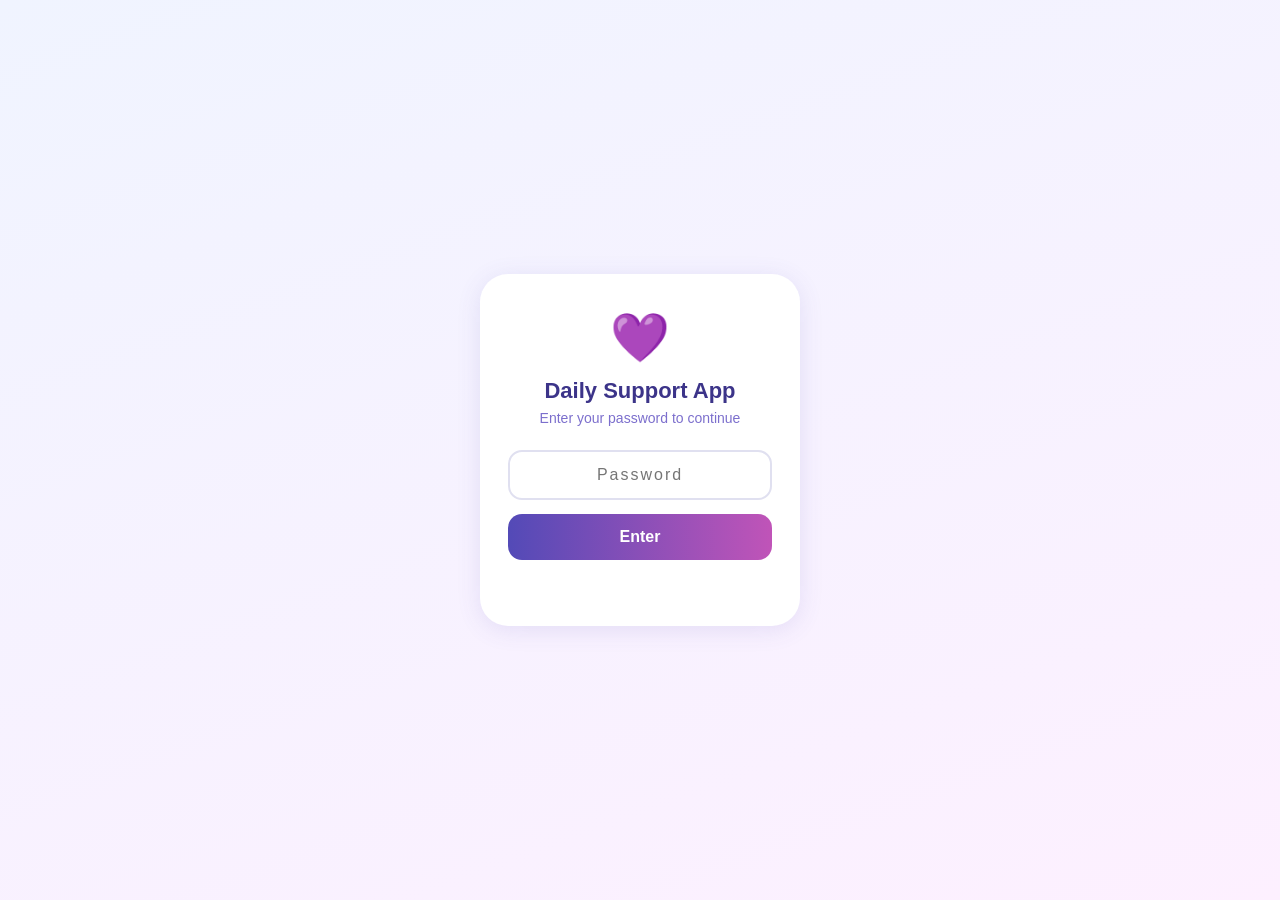
<file: index.html>
<!DOCTYPE html>
<html lang="en">
<head>
  <meta charset="UTF-8">
  <meta name="viewport" content="width=device-width, initial-scale=1.0">
  <title>Daily Support App</title>
  <link rel="stylesheet" href="styles.css">
</head>
<body>

  <!-- Lock Screen -->
  <div class="lock-screen" id="lockScreen">
    <div class="lock-card">
      <div class="lock-icon">💜</div>
      <div class="lock-title">Daily Support App</div>
      <div class="lock-subtitle">Enter your password to continue</div>
      <input class="lock-input" type="password" id="pinInput" placeholder="Password"
        onkeydown="if(event.key==='Enter') checkPin()">
      <button class="lock-btn" onclick="checkPin()">Enter</button>
      <div class="lock-error" id="pinError"></div>
    </div>
  </div>

  <!-- SOS Overlay -->
  <div class="sos-overlay" id="sosOverlay">
    <div class="sos-card">
      <div id="sosConfirmScreen">
        <div style="font-size:48px;margin-bottom:12px">🆘</div>
        <div style="font-size:20px;font-weight:900;color:#cc0000;margin-bottom:8px">Send SOS Alert?</div>
        <div style="font-size:14px;color:#555;margin-bottom:20px;line-height:1.6">This will notify your family that you need urgent help right now.</div>
        <button class="sos-confirm-btn" onclick="confirmSOS()">Yes, send alert now</button>
        <button class="sos-cancel-btn" onclick="closeSOS()">Cancel — I'm okay</button>
      </div>
      <div id="sosSentScreen" style="display:none">
        <div style="font-size:48px;margin-bottom:12px">💜</div>
        <div style="font-size:20px;font-weight:900;color:#3C3489;margin-bottom:8px">Message Sent</div>
        <div style="font-size:14px;color:#555;margin-bottom:20px;line-height:1.6">Your message has been sent to Dad. He will contact you as soon as possible.</div>
        <div style="text-align:left;background:#f8f0ff;border-radius:14px;padding:14px;margin-bottom:16px">
          <div style="font-size:12px;font-weight:800;color:#7c6fcd;margin-bottom:8px">WHILE YOU WAIT</div>
          <div style="font-size:14px;color:#555;line-height:1.8">
            🌬️ Take some slow deep breaths<br>
            🎵 Put on your favourite music<br>
            🛋️ Sit somewhere comfortable<br>
            🐾 Spend time with a pet if you can
          </div>
        </div>
        <button class="sos-cancel-btn" onclick="closeSOS()">Close</button>
      </div>
    </div>
  </div>

  <!-- Support Type Overlay -->
  <div class="overlay" id="supportTypeOverlay">
    <div class="overlay-card">
      <div class="overlay-icon">🟡</div>
      <div class="overlay-title">What would help?</div>
      <div class="overlay-message">Let Dad know what kind of support would help right now.</div>
      <div class="support-type-grid">
        <div class="support-type-btn" onclick="selectSupportType(this,'Encouragement')">💬 Encouragement</div>
        <div class="support-type-btn" onclick="selectSupportType(this,'Advice')">💡 Advice</div>
        <div class="support-type-btn" onclick="selectSupportType(this,'Practical Help')">🤝 Practical Help</div>
        <div class="support-type-btn" onclick="selectSupportType(this,'Company')">🫂 Company</div>
        <div class="support-type-btn" onclick="selectSupportType(this,'Space')">🌿 Space</div>
        <div class="support-type-btn" onclick="selectSupportType(this,'Not Sure')">🤷 Not Sure</div>
      </div>
      <button class="overlay-btn" onclick="sendSupportRequest()">Send to Dad</button>
      <button class="overlay-cancel" onclick="closeOverlay('supportTypeOverlay')">Cancel</button>
    </div>
  </div>

  <!-- Help Today Overlay -->
  <div class="overlay" id="helpTodayOverlay">
    <div class="overlay-card">
      <div class="overlay-icon">💜</div>
      <div class="overlay-title">Message Sent</div>
      <div class="overlay-message">Your message has been sent to Dad. He will contact you as soon as possible.</div>
      <div style="text-align:left;background:#f8f0ff;border-radius:14px;padding:14px;margin-bottom:16px">
        <div style="font-size:12px;font-weight:800;color:#7c6fcd;margin-bottom:8px">WHILE YOU WAIT</div>
        <div style="font-size:14px;color:#555;line-height:1.8">
          🌬️ Take some slow deep breaths<br>
          🎵 Put on your favourite music<br>
          🛋️ Sit somewhere comfortable<br>
          🐾 Spend time with a pet if you can
        </div>
      </div>
      <button class="overlay-btn" onclick="closeOverlay('helpTodayOverlay')">Okay</button>
    </div>
  </div>

  <!-- Streak Overlay -->
  <div class="celebration-overlay" id="streakOverlay">
    <div class="celebration-card">
      <div style="font-size:52px;margin-bottom:12px" id="streakIcon">🔥</div>
      <div style="font-size:18px;font-weight:900;color:#3C3489;margin-bottom:8px" id="streakTitle">Streak!</div>
      <div style="font-size:15px;color:#555;line-height:1.6;margin-bottom:20px" id="streakMsg">Loading your message...</div>
      <button class="celebration-btn" onclick="closeStreak()">Thanks 💜</button>
    </div>
  </div>

  <!-- Celebration Overlay -->
  <div class="celebration-overlay" id="celebrationOverlay">
    <div class="celebration-card">
      <div style="font-size:52px;margin-bottom:12px" id="celebrationIcon">🎉</div>
      <div style="font-size:18px;font-weight:900;color:#3C3489;margin-bottom:8px" id="celebrationTitle">Well done!</div>
      <div style="font-size:15px;color:#555;line-height:1.6;margin-bottom:20px" id="celebrationMsg">Loading your message...</div>
      <button class="celebration-btn" onclick="closeCelebration()">Thanks 💜</button>
    </div>
  </div>

  <!-- Edit Overlay -->
  <div class="overlay" id="editOverlay">
    <div class="edit-overlay-card">
      <div class="edit-title" id="editOverlayTitle">Edit</div>
      <input class="edit-input" type="text" id="editInput">
      <button class="edit-save-btn" onclick="saveEdit()">Save changes</button>
      <button class="edit-cancel-btn" onclick="closeOverlay('editOverlay')">Cancel</button>
    </div>
  </div>

  <!-- Confirm Delete Overlay -->
  <div class="overlay" id="confirmDeleteOverlay">
    <div class="edit-overlay-card">
      <div class="confirm-title">Delete?</div>
      <div class="confirm-msg" id="confirmDeleteMsg">Are you sure?</div>
      <button class="confirm-delete-btn" onclick="confirmDelete()">Yes, delete</button>
      <button class="edit-cancel-btn" onclick="closeOverlay('confirmDeleteOverlay')">Cancel</button>
    </div>
  </div>

  <!-- App Content -->
  <div class="app-content" id="appContent">

    <!-- Top Nav -->
    <div class="top-nav">
      <button class="nav-tab active" id="tab1" onclick="showPage('checkin')">✨ Check In</button>
      <button class="nav-tab" id="tab2" onclick="showPage('goals')">🎯 Goals & Tasks</button>
    </div>

    <!-- PAGE 1: Check In -->
    <div class="page active" id="page-checkin">

      <div class="app-header">
        <div class="header-text">
          <h1>Hi Jesse 💜</h1>
          <p id="headerSubtitle">How are you feeling?</p>
        </div>
        <button class="sos-btn" onclick="openSOS()">🆘 SOS</button>
      </div>

      <div id="appStreakBadge"></div>

      <div class="greeting-box">
        <div class="greeting-text" id="greetingText">Good to see you 💜</div>
        <div class="encouragement" id="encouragementText"></div>
      </div>

      <div class="dad-response-box" id="dadResponseBox">
        <div class="dr-title">👨 Dad responded</div>
        <div class="dr-message" id="dadResponseText"></div>
      </div>

      <div class="card">
        <div class="card-title">Mood</div>
        <div class="btn-grid">
          <div class="sel-btn mood-good" id="mood-Good" onclick="selectMood('Good')"><span class="ico">😊</span>Good</div>
          <div class="sel-btn mood-okay" id="mood-Okay" onclick="selectMood('Okay')"><span class="ico">😐</span>Okay</div>
          <div class="sel-btn mood-struggle" id="mood-Struggling" onclick="selectMood('Struggling')"><span class="ico">😔</span>Struggling</div>
        </div>
      </div>

      <div class="card">
        <div class="card-title">Energy</div>
        <div class="btn-grid">
          <div class="sel-btn energy-high" id="energy-High" onclick="selectEnergy('High')"><span class="ico">⚡</span>High</div>
          <div class="sel-btn energy-medium" id="energy-Medium" onclick="selectEnergy('Medium')"><span class="ico">🔋</span>Medium</div>
          <div class="sel-btn energy-low" id="energy-Low" onclick="selectEnergy('Low')"><span class="ico">🪫</span>Low</div>
        </div>
      </div>

      <div class="card">
        <div class="card-title">Support</div>
        <button class="sup-btn sup-ok" onclick="sendOkay()">🟢 I'm okay</button>
        <button class="sup-btn sup-support" onclick="openOverlay('supportTypeOverlay')">🟡 I could use some support</button>
        <button class="sup-btn sup-help" onclick="sendHelpToday()">🔴 Dad, I need help today</button>
      </div>

      <div class="card">
        <div class="card-title">Daily Living</div>
        <div id="streakBadge"></div>
        <div id="dailyLiving">Loading...</div>
      </div>

      <div class="card">
        <div class="card-title">Difficult Thing I Did Today 💪</div>
        <div class="inline-row">
          <input class="inline-input" type="text" id="difficultInput" placeholder="Something hard that you did anyway...">
          <button class="inline-btn" onclick="saveDifficultThing()">Record win 🎉</button>
        </div>
        <div class="saved-msg" id="difficultSaved">Amazing! You should be proud 💜</div>
      </div>

      <div class="dad-corner-card">
        <div class="dad-corner-title">👨 Dad's Corner</div>
        <div id="dadCornerContent">Loading...</div>
      </div>

      <div class="footer">Daily Support App 💜</div>
    </div>

    <!-- PAGE 2: Goals & Tasks -->
    <div class="page" id="page-goals">

      <div class="page-header">
        <h1>Goals & Tasks 🎯</h1>
        <p>Your progress, one step at a time</p>
      </div>

      <div class="card">
        <div class="card-title">Today's Tasks</div>
        <div id="todayTasksList"></div>
        <div class="inline-row" style="margin-top:10px">
          <input class="inline-input" type="text" id="manualTaskInput" placeholder="Add a task for today...">
          <button class="inline-btn" onclick="addManualTask()">Add task</button>
        </div>
        <div class="saved-msg" id="taskSaved">Task added 💜</div>
      </div>

      <div class="card">
        <div class="card-title">My Goals</div>
        <div id="goalsList"></div>
        <div class="inline-row" style="margin-top:10px">
          <input class="inline-input" type="text" id="newGoalInput" placeholder="Add a new goal...">
          <button class="inline-btn" onclick="addGoal()">Add goal</button>
        </div>
        <div class="saved-msg" id="goalSaved">Goal added 💜</div>
      </div>

      <div class="archive-section" id="completedGoalsSection" style="display:none">
        <div class="archive-header" onclick="toggleArchive('completedGoalsBody','completedGoalsChevron')">
          <div class="archive-header-text goals-color">🏆 Completed Goals</div>
          <div class="goal-chevron" id="completedGoalsChevron">▼</div>
        </div>
        <div class="archive-body" id="completedGoalsBody"></div>
      </div>

      <div class="archive-section" id="difficultThingsSection" style="display:none">
        <div class="archive-header" onclick="toggleArchive('difficultThingsBody','difficultThingsChevron')">
          <div class="archive-header-text difficult-color">💪 Difficult Things I Did</div>
          <div class="goal-chevron" id="difficultThingsChevron">▼</div>
        </div>
        <div class="archive-body" id="difficultThingsBody"></div>
      </div>

      <div class="footer">Daily Support App 💜</div>
    </div>

  </div>

  <script src="app.js"></script>
</body>
</html>
</file>
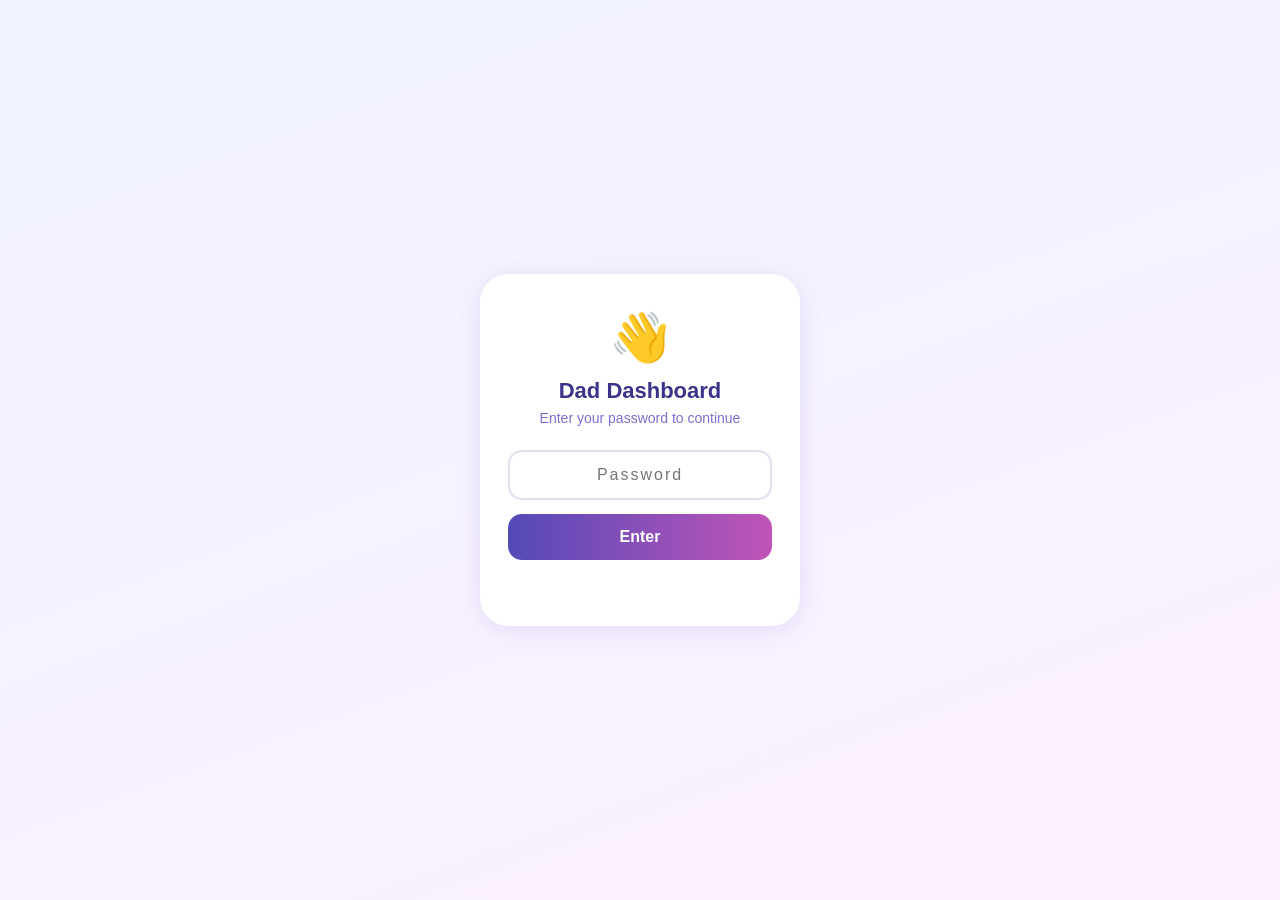
<file: dad.html>
<!DOCTYPE html>
<html lang="en">
<head>
  <meta charset="UTF-8">
  <meta name="viewport" content="width=device-width, initial-scale=1.0">
  <title>Dad Dashboard</title>
  <style>
    * { box-sizing: border-box; margin: 0; padding: 0; }
    body {
      font-family: Arial, sans-serif;
      background: linear-gradient(160deg, #f0f4ff 0%, #fdf0ff 100%);
      min-height: 100vh;
      color: #333;
    }
    .lock-screen {
      display: flex;
      flex-direction: column;
      align-items: center;
      justify-content: center;
      min-height: 100vh;
      padding: 20px;
    }
    .lock-card {
      background: white;
      border-radius: 28px;
      padding: 36px 28px;
      box-shadow: 0 4px 24px rgba(83,74,183,0.12);
      width: 100%;
      max-width: 320px;
      text-align: center;
    }
    .lock-icon { font-size: 48px; margin-bottom: 12px; }
    .lock-title { font-size: 22px; font-weight: 800; color: #3C3489; margin-bottom: 6px; }
    .lock-subtitle { font-size: 14px; color: #7c6fcd; margin-bottom: 24px; }
    .lock-input {
      width: 100%;
      padding: 14px 16px;
      border-radius: 14px;
      border: 2.5px solid #e0e0f0;
      font-size: 16px;
      text-align: center;
      outline: none;
      color: #3C3489;
      margin-bottom: 14px;
      letter-spacing: 2px;
    }
    .lock-input:focus { border-color: #7c6fcd; }
    .lock-btn {
      width: 100%;
      padding: 14px;
      border-radius: 14px;
      border: none;
      background: linear-gradient(90deg, #534AB7, #c054b8);
      color: white;
      font-size: 16px;
      font-weight: 800;
      cursor: pointer;
    }
    .lock-error { color: #e05c5c; font-size: 13px; margin-top: 10px; font-weight: 600; min-height: 20px; }
    .app-content { display: none; padding: 0 0 48px; }
    .page-body { padding: 20px 16px 48px; }
    .app-header { text-align: center; margin-bottom: 20px; }
    .app-header h1 { font-size: 28px; font-weight: 800; color: #3C3489; }
    .app-header p { font-size: 15px; color: #7c6fcd; margin-top: 4px; }
    .card {
      background: white;
      border-radius: 22px;
      padding: 18px;
      margin-bottom: 14px;
      box-shadow: 0 4px 16px rgba(83,74,183,0.08);
    }
    .card-title {
      font-size: 11px;
      font-weight: 800;
      color: #bbb;
      text-transform: uppercase;
      letter-spacing: 1px;
      margin-bottom: 12px;
    }
    .sos-banner {
      background: linear-gradient(135deg, #ff3b3b, #cc0000);
      border-radius: 22px;
      padding: 18px;
      margin-bottom: 14px;
      color: white;
      text-align: center;
      box-shadow: 0 4px 20px rgba(204,0,0,0.4);
      animation: pulse 1.5s infinite;
      display: none;
    }
    .sos-banner h2 { font-size: 22px; font-weight: 900; margin-bottom: 6px; }
    .sos-banner p { font-size: 14px; opacity: 0.9; }
    @keyframes pulse {
      0% { box-shadow: 0 4px 20px rgba(204,0,0,0.4); }
      50% { box-shadow: 0 4px 32px rgba(204,0,0,0.7); }
      100% { box-shadow: 0 4px 20px rgba(204,0,0,0.4); }
    }
    .status-badge {
      display: inline-block;
      padding: 10px 20px;
      border-radius: 20px;
      font-size: 17px;
      font-weight: 800;
      margin-bottom: 6px;
    }
    .badge-okay { background: linear-gradient(90deg, #d4f5d4, #b8edb8); color: #1a6b1a; }
    .badge-support { background: linear-gradient(90deg, #fff0cc, #ffe8a0); color: #7a5200; }
    .badge-help { background: linear-gradient(90deg, #ffd6d6, #ffb8b8); color: #8a1a1a; }
    .badge-sos { background: linear-gradient(90deg, #ff3b3b, #cc0000); color: white; }
    .support-type-tag {
      display: inline-block;
      background: #eef3ff;
      color: #3C3489;
      border-radius: 20px;
      padding: 4px 12px;
      font-size: 12px;
      font-weight: 700;
      margin-top: 6px;
    }
    .checkin-grid { display: grid; grid-template-columns: repeat(3, 1fr); gap: 8px; }
    .checkin-box { border-radius: 14px; padding: 14px 8px; text-align: center; }
    .checkin-box:nth-child(1) { background: #fdf0ff; }
    .checkin-box:nth-child(2) { background: #eef3ff; }
    .checkin-box:nth-child(3) { background: #f0faf0; }
    .checkin-box .label { font-size: 10px; font-weight: 800; color: #bbb; text-transform: uppercase; letter-spacing: 0.5px; margin-bottom: 6px; }
    .checkin-box .value { font-size: 15px; font-weight: 800; color: #3C3489; }
    .response-btn {
      width: 100%;
      padding: 13px 14px;
      border-radius: 14px;
      border: 2px solid #e0e0f0;
      background: white;
      font-size: 14px;
      font-weight: 700;
      cursor: pointer;
      text-align: left;
      margin-bottom: 8px;
      color: #3C3489;
      transition: all 0.15s;
    }
    .response-btn:hover { background: #eef3ff; border-color: #7c6fcd; }
    .response-btn:last-child { margin-bottom: 0; }
    .response-sent { text-align: center; color: #5cb85c; font-weight: 800; padding: 8px; display: none; }
    .dl-summary-item {
      display: flex;
      align-items: center;
      justify-content: space-between;
      padding: 10px 12px;
      border-radius: 12px;
      margin-bottom: 6px;
      font-size: 14px;
      font-weight: 600;
    }
    .dl-done { background: #f0faf0; color: #2d7a2d; }
    .dl-not-done { background: #fff5f5; color: #a02020; }
    .difficult-item {
      background: #fdf0ff;
      border-radius: 14px;
      padding: 13px 14px;
      margin-bottom: 8px;
      font-size: 14px;
      color: #7a1fa0;
      font-weight: 600;
    }
    .difficult-item:last-child { margin-bottom: 0; }
    .alert-item { padding: 13px 14px; border-radius: 14px; margin-bottom: 8px; font-weight: 700; font-size: 15px; }
    .alert-item:last-child { margin-bottom: 0; }
    .alert-okay { background: #f0faf0; color: #1a6b1a; }
    .alert-support { background: #fffbf0; color: #7a5200; }
    .alert-help { background: #fff5f5; color: #8a1a1a; }
    .alert-sos { background: #fff0f0; color: #cc0000; border: 2px solid #ffb8b8; }
    .alert-date { font-size: 11px; font-weight: 400; color: #999; margin-top: 3px; }
    .time-tag { font-size: 12px; color: #bbb; margin-top: 8px; }
    .icon-btn { background: none; border: none; cursor: pointer; font-size: 15px; padding: 2px 4px; opacity: 0.5; transition: opacity 0.15s; flex-shrink: 0; }
    .icon-btn:hover { opacity: 1; }
    .dad-corner-section {
      background: linear-gradient(135deg, #fff8e6, #fff0cc);
      border-radius: 22px;
      padding: 18px;
      margin-bottom: 14px;
      border: 2px solid #ffe8a0;
    }
    .dad-corner-title-label { font-size: 11px; font-weight: 800; color: #b8860b; text-transform: uppercase; letter-spacing: 1px; margin-bottom: 12px; }
    .dad-focus-input {
      width: 100%;
      padding: 12px 14px;
      border-radius: 14px;
      border: 2px solid #ffe8a0;
      font-size: 14px;
      outline: none;
      color: #333;
      margin-bottom: 10px;
      background: white;
    }
    .dad-step-input {
      width: 100%;
      padding: 10px 14px;
      border-radius: 12px;
      border: 2px solid #ffe8a0;
      font-size: 13px;
      outline: none;
      color: #333;
      margin-bottom: 8px;
      background: white;
    }
    .dad-submit-btn {
      width: 100%;
      padding: 13px;
      border-radius: 14px;
      border: none;
      background: linear-gradient(90deg, #f0ad4e, #e8920a);
      color: white;
      font-size: 15px;
      font-weight: 800;
      cursor: pointer;
      margin-bottom: 8px;
    }
    .dad-complete-btn {
      flex: 1;
      padding: 13px;
      border-radius: 14px;
      border: none;
      background: linear-gradient(90deg, #5cb85c, #3d9a3d);
      color: white;
      font-size: 14px;
      font-weight: 800;
      cursor: pointer;
    }
    .dad-new-btn {
      padding: 13px 16px;
      border-radius: 14px;
      border: 2px solid #ffe8a0;
      background: white;
      color: #b8860b;
      font-size: 14px;
      font-weight: 800;
      cursor: pointer;
      flex-shrink: 0;
    }
    .dad-ai-btn {
      width: 100%;
      padding: 11px;
      border-radius: 14px;
      border: 2px solid #ffe8a0;
      background: white;
      color: #b8860b;
      font-size: 14px;
      font-weight: 700;
      cursor: pointer;
      margin-bottom: 10px;
    }
    .ai-box {
      background: #fff8e6;
      border-radius: 14px;
      padding: 14px;
      margin-bottom: 10px;
      border: 2px solid #ffe8a0;
      font-size: 13px;
      color: #555;
      line-height: 1.6;
      display: none;
    }
    .dad-step-row {
      display: flex;
      align-items: center;
      gap: 8px;
      padding: 10px 12px;
      background: white;
      border-radius: 12px;
      margin-bottom: 6px;
      font-size: 13px;
      color: #555;
    }
    .dad-step-row.done { opacity: 0.5; text-decoration: line-through; }
    .dad-step-row input[type="checkbox"] { width: 18px; height: 18px; accent-color: #f0ad4e; flex-shrink: 0; }
    .dad-step-label { flex: 1; }
    .ai-loading { color: #b8860b; font-size: 13px; font-style: italic; padding: 8px 0; display: none; }
    .archive-section {
      background: white;
      border-radius: 22px;
      margin-bottom: 14px;
      box-shadow: 0 4px 16px rgba(83,74,183,0.08);
      overflow: hidden;
    }
    .archive-header { display: flex; align-items: center; padding: 16px 18px; cursor: pointer; gap: 10px; }
    .archive-header-text { flex: 1; font-size: 11px; font-weight: 800; text-transform: uppercase; letter-spacing: 1px; color: #f0ad4e; }
    .archive-body { display: none; padding: 0 18px 16px; }
    .archive-body.open { display: block; }
    .archive-item {
      display: flex;
      align-items: center;
      gap: 10px;
      padding: 12px;
      background: #fff8e6;
      border-radius: 12px;
      margin-bottom: 8px;
      font-size: 14px;
      font-weight: 700;
      color: #7a5200;
    }
    .archive-item:last-child { margin-bottom: 0; }
    .archive-date { font-size: 11px; font-weight: 400; color: #999; margin-left: auto; flex-shrink: 0; }
    .chevron { font-size: 12px; color: #bbb; transition: transform 0.2s; }
    .celebration-overlay {
      display: none;
      position: fixed;
      top: 0; left: 0; right: 0; bottom: 0;
      background: rgba(83,74,183,0.88);
      z-index: 150;
      align-items: center;
      justify-content: center;
      padding: 20px;
    }
    .celebration-overlay.active { display: flex; }
    .celebration-card {
      background: white;
      border-radius: 28px;
      padding: 32px 24px;
      max-width: 320px;
      width: 100%;
      text-align: center;
    }
    .celebration-btn {
      width: 100%;
      padding: 14px;
      border-radius: 14px;
      border: none;
      background: linear-gradient(90deg, #f0ad4e, #e8920a);
      color: white;
      font-size: 15px;
      font-weight: 800;
      cursor: pointer;
    }
    .overlay {
      display: none;
      position: fixed;
      top: 0; left: 0; right: 0; bottom: 0;
      background: rgba(0,0,0,0.6);
      z-index: 100;
      align-items: center;
      justify-content: center;
      padding: 20px;
    }
    .overlay.active { display: flex; }
    .overlay-card { background: white; border-radius: 28px; padding: 28px 24px; max-width: 320px; width: 100%; }
    .overlay-title { font-size: 16px; font-weight: 800; color: #3C3489; margin-bottom: 12px; }
    .overlay-input { width: 100%; padding: 12px 14px; border-radius: 14px; border: 2px solid #e0e0f0; font-size: 14px; outline: none; color: #333; margin-bottom: 10px; }
    .overlay-input:focus { border-color: #7c6fcd; }
    .overlay-save-btn { width: 100%; padding: 13px; border-radius: 14px; border: none; background: linear-gradient(90deg, #534AB7, #c054b8); color: white; font-size: 14px; font-weight: 800; cursor: pointer; margin-bottom: 8px; }
    .overlay-cancel-btn { width: 100%; padding: 12px; border-radius: 14px; border: 2px solid #eee; background: white; color: #888; font-size: 13px; font-weight: 700; cursor: pointer; }
    .confirm-title { font-size: 18px; font-weight: 900; color: #cc0000; margin-bottom: 8px; text-align: center; }
    .confirm-msg { font-size: 14px; color: #555; margin-bottom: 20px; text-align: center; line-height: 1.5; }
    .confirm-delete-btn { width: 100%; padding: 13px; border-radius: 14px; border: none; background: linear-gradient(90deg, #ff3b3b, #cc0000); color: white; font-size: 14px; font-weight: 800; cursor: pointer; margin-bottom: 8px; }
    .footer { text-align: center; color: #bbb; font-size: 12px; margin-top: 24px; }
    .respond-widget { margin-top: 10px; }
    .respond-select {
      width: 100%;
      padding: 11px 12px;
      border-radius: 12px;
      border: 2px solid #e0e0f0;
      font-size: 13px;
      color: #3C3489;
      margin-bottom: 8px;
      background: white;
    }
    .respond-custom-input {
      width: 100%;
      padding: 11px 12px;
      border-radius: 12px;
      border: 2px solid #e0e0f0;
      font-size: 13px;
      color: #333;
      margin-bottom: 8px;
    }
    .respond-send-btn {
      width: 100%;
      padding: 11px;
      border-radius: 12px;
      border: none;
      background: linear-gradient(90deg, #534AB7, #c054b8);
      color: white;
      font-size: 13px;
      font-weight: 800;
      cursor: pointer;
    }
    .weekly-summary-section {
      background: linear-gradient(135deg, #eef3ff, #fdf0ff);
      border-radius: 22px;
      padding: 18px;
      margin-bottom: 14px;
      border: 2px solid #d9d2f7;
    }
    .weekly-summary-title { font-size: 11px; font-weight: 800; color: #7c6fcd; text-transform: uppercase; letter-spacing: 1px; margin-bottom: 10px; }
    .weekly-summary-dates { font-size: 11px; color: #999; margin-bottom: 10px; }
    .weekly-summary-text { font-size: 14px; color: #444; line-height: 1.6; }
  </style>
</head>
<body>

  <div class="lock-screen" id="lockScreen">
    <div class="lock-card">
      <div class="lock-icon">👋</div>
      <div class="lock-title">Dad Dashboard</div>
      <div class="lock-subtitle">Enter your password to continue</div>
      <input class="lock-input" type="password" id="pinInput" placeholder="Password"
        onkeydown="if(event.key==='Enter') checkPin()">
      <button class="lock-btn" onclick="checkPin()">Enter</button>
      <div class="lock-error" id="pinError"></div>
    </div>
  </div>

  <div class="celebration-overlay" id="celebrationOverlay">
    <div class="celebration-card">
      <div style="font-size:52px;margin-bottom:12px">🏆</div>
      <div style="font-size:18px;font-weight:900;color:#3C3489;margin-bottom:8px">Week Complete!</div>
      <div style="font-size:15px;color:#555;line-height:1.6;margin-bottom:20px" id="celebrationMsg">Loading your message...</div>
      <button class="celebration-btn" onclick="closeCelebration()">Thanks 💜</button>
    </div>
  </div>

  <div class="overlay" id="editOverlay">
    <div class="overlay-card">
      <div class="overlay-title" id="editOverlayTitle">Edit</div>
      <input class="overlay-input" type="text" id="editInput">
      <button class="overlay-save-btn" onclick="saveEdit()">Save changes</button>
      <button class="overlay-cancel-btn" onclick="closeOverlay('editOverlay')">Cancel</button>
    </div>
  </div>

  <div class="overlay" id="confirmDeleteOverlay">
    <div class="overlay-card">
      <div class="confirm-title">Delete?</div>
      <div class="confirm-msg" id="confirmDeleteMsg">Are you sure?</div>
      <button class="confirm-delete-btn" onclick="confirmDelete()">Yes, delete</button>
      <button class="overlay-cancel-btn" onclick="closeOverlay('confirmDeleteOverlay')">Cancel</button>
    </div>
  </div>

  <div class="app-content" id="appContent">
    <div class="page-body">

      <div class="app-header">
        <h1>Hi Dad 👋</h1>
        <p>Here's how Jesse is doing</p>
      </div>

      <div class="sos-banner" id="sosBanner">
        <h2>🆘 SOS ALERT</h2>
        <p>Jesse needs urgent help right now. Contact her immediately.</p>
      </div>

      <div class="card">
        <div class="card-title">Latest Support Request</div>
        <div id="latestAlert"><span style="color:#ccc">No alerts yet</span></div>
        <div id="latestAlertTime" class="time-tag"></div>
        <div id="latestSupportType"></div>
      </div>

      <div class="card" id="respondCard" style="display:none">
        <div class="card-title">Respond to Jesse</div>
        <button class="response-btn" onclick="sendResponse('💜 I\'ve seen this. I love you.')">💜 I've seen this. I love you.</button>
        <button class="response-btn" onclick="sendResponse('📞 I\'ll call you on WhatsApp now')">📞 I'll call you on WhatsApp now</button>
        <button class="response-btn" onclick="sendResponse('📞 I\'ll call you soon — give me a little while')">📞 I'll call you soon — give me a little while</button>
        <button class="response-btn" onclick="sendResponse('🚗 I\'m on my way to you')">🚗 I'm on my way to you</button>
        <div class="response-sent" id="responseSent">Response sent to Jesse 💜</div>
      </div>

      <div class="card">
        <div class="card-title">Latest Check-In</div>
        <div class="checkin-grid">
          <div class="checkin-box"><div class="label">Mood</div><div class="value" id="mood">—</div></div>
          <div class="checkin-box"><div class="label">Energy</div><div class="value" id="energy">—</div></div>
          <div class="checkin-box"><div class="label">Need</div><div class="value" id="needToday">—</div></div>
        </div>
        <div id="checkinTime" class="time-tag"></div>
        <div class="respond-widget" id="checkinRespondWidget"></div>
      </div>

      <div class="card">
        <div class="card-title">Jesse's Daily Living Today</div>
        <div id="dailyLivingSummary">Loading...</div>
        <div class="respond-widget" id="dailyLivingRespondWidget"></div>
      </div>

      <div class="card">
        <div class="card-title">Difficult Thing Jesse Did Today 💪</div>
        <div id="difficultThingToday"><span style="color:#ccc">Nothing recorded yet today</span></div>
        <div class="respond-widget" id="difficultRespondWidget"></div>
      </div>

      <div class="card" id="goalsActivitySection" style="display:none">
        <div class="card-title">Jesse's Goals & Tasks</div>
        <div id="latestGoalLabel" style="font-size:14px;font-weight:700;color:#3C3489;margin-bottom:8px"></div>
        <div class="respond-widget" id="goalRespondWidget"></div>
        <div id="latestTaskBlock" style="margin-top:14px;display:none">
          <div id="latestTaskLabel" style="font-size:14px;font-weight:700;color:#3C3489;margin-bottom:8px"></div>
          <div class="respond-widget" id="taskRespondWidget"></div>
        </div>
      </div>

      <div class="card">
        <div class="card-title">Recent Alerts</div>
        <div id="recentAlerts"><span style="color:#ccc">No alerts yet</span></div>
      </div>

      <div class="weekly-summary-section" id="weeklySummarySection" style="display:none">
        <div class="weekly-summary-title">📊 Jesse's Week</div>
        <div class="weekly-summary-dates" id="weeklySummaryDates"></div>
        <div class="weekly-summary-text" id="weeklySummaryText"></div>
      </div>

      <div class="dad-corner-section">
        <div class="dad-corner-title-label">👨 My Corner — This Week's Focus</div>
        <div id="dadCornerView" style="display:none">
          <div style="display:flex;align-items:center;gap:8px;margin-bottom:12px">
            <div style="font-size:15px;font-weight:800;color:#7a5200;flex:1" id="dadFocusLabel"></div>
            <button class="icon-btn" onclick="openEditFocus()">✏️</button>
          </div>
          <div id="dadCornerStepsList"></div>
          <div id="dadCornerProgress" style="font-size:12px;color:#b8860b;font-weight:700;margin-top:8px"></div>
          <div style="display:flex;gap:8px;margin-top:12px">
            <button class="dad-complete-btn" onclick="completeDadCorner()">✅ Mark week as complete</button>
            <button class="dad-new-btn" onclick="startNewFocus()">＋ New</button>
          </div>
        </div>
        <div id="dadCornerForm">
          <input class="dad-focus-input" type="text" id="dadFocusInput" placeholder="What's your focus this week?">
          <input class="dad-step-input" type="text" placeholder="Step 1..." id="dadStep1">
          <input class="dad-step-input" type="text" placeholder="Step 2..." id="dadStep2">
          <input class="dad-step-input" type="text" placeholder="Step 3..." id="dadStep3">
          <input class="dad-step-input" type="text" placeholder="Step 4..." id="dadStep4">
          <input class="dad-step-input" type="text" placeholder="Step 5..." id="dadStep5">
          <button class="dad-ai-btn" onclick="getDadAISuggestions()">✨ Get AI suggestions</button>
          <div class="ai-loading" id="dadAiLoading">Getting suggestions...</div>
          <div class="ai-box" id="dadAiBox"></div>
          <button class="dad-submit-btn" onclick="saveDadCorner()">Save my focus</button>
        </div>
      </div>

      <div class="archive-section" id="dadArchiveSection" style="display:none">
        <div class="archive-header" onclick="toggleArchive()">
          <div class="archive-header-text">🏆 My Completed Weekly Focuses</div>
          <div class="chevron" id="dadArchiveChevron">▼</div>
        </div>
        <div class="archive-body" id="dadArchiveBody"></div>
      </div>

      <div class="footer">Dad Dashboard 💜 · Refreshes every 30 seconds</div>
    </div>
  </div>

  <script>
    const API_URL = "https://script.google.com/macros/s/AKfycbzlTd0HcORu-R78042GmDC5buO-69X9XRB6NjPh-Qmtj_5fnA-fSKBAkXCnuufS5LU5/exec";
    const TIMEOUT_MS = 60 * 60 * 1000; // 1 hour

    const MOOD_RESPONSES = [
      "That's great to hear, Jesse! 💜",
      "I'm here if you need to talk 💜",
      "Proud of you for checking in today",
      "Sending you love today 💜"
    ];
    const GOAL_SET_RESPONSES = [
      "Love this goal, go for it! 🎯",
      "Let's tackle this together",
      "I believe in you",
      "Great choice, Jesse!"
    ];
    const GOAL_COMPLETED_RESPONSES = [
      "Amazing work, Jesse! 🏆",
      "So proud of you!",
      "You did it! 🎉",
      "That's incredible, well done"
    ];
    const TASK_RESPONSES = [
      "Nice one! ✅",
      "Keep it up!",
      "One step closer 💪",
      "Great job today"
    ];
    const DAILY_LIVING_RESPONSES = [
      "Well done getting through today!",
      "Proud of you for taking care of yourself",
      "Look at you go! 💜",
      "Keep taking care of yourself"
    ];
    const DIFFICULT_RESPONSES = [
      "That sounds tough — proud of you for doing it anyway 💪",
      "You're stronger than you know",
      "That took real courage",
      "I'm proud of you for facing that"
    ];

    let appData = null;
    let latestAlertId = null;
    let editTarget = null;
    let deleteTarget = null;
    let currentDadCorner = null;
    let activityTimer = null;
    let currentPassword = "";

    // ─── AUTH ────────────────────────────────────────────────

    function apiUrlWithPassword() {
      return API_URL + '?password=' + encodeURIComponent(currentPassword);
    }

    function withPassword(body) {
      return Object.assign({}, body, { password: currentPassword });
    }

    async function checkPin() {
      const val = document.getElementById("pinInput").value;
      try {
        const res = await fetch(API_URL + '?password=' + encodeURIComponent(val));
        const data = await res.json();
        if (!data || data.error === 'Unauthorized') {
          document.getElementById("pinError").innerText = "Incorrect password. Try again.";
          document.getElementById("pinInput").value = "";
          return;
        }
        currentPassword = val;
        sessionStorage.setItem("dadAuth", Date.now().toString());
        sessionStorage.setItem("dadAuthPwd", val);
        document.getElementById("pinInput").value = "";
        document.getElementById("pinError").innerText = "";
        document.getElementById("lockScreen").style.display = "none";
        document.getElementById("appContent").style.display = "block";
        resetTimer();
        renderDashboardData(data);
        setInterval(loadDashboard, 30000);
      } catch(e) {
        document.getElementById("pinError").innerText = "Couldn't connect. Try again.";
      }
    }

    function resetTimer() {
      clearTimeout(activityTimer);
      activityTimer = setTimeout(lockApp, TIMEOUT_MS);
    }

    function lockApp() {
      sessionStorage.removeItem("dadAuth");
      sessionStorage.removeItem("dadAuthPwd");
      document.getElementById("appContent").style.display = "none";
      document.getElementById("lockScreen").style.display = "flex";
      document.getElementById("pinInput").value = "";
      document.getElementById("pinError").innerText = "";
    }

    window.onload = function() {
      const savedAuth = sessionStorage.getItem("dadAuth");
      const savedPwd = sessionStorage.getItem("dadAuthPwd");
      if (savedAuth && savedPwd && (Date.now() - parseInt(savedAuth)) < TIMEOUT_MS) {
        currentPassword = savedPwd;
        document.getElementById("lockScreen").style.display = "none";
        document.getElementById("appContent").style.display = "block";
        resetTimer();
        loadDashboard();
        setInterval(loadDashboard, 30000);
      }
      document.addEventListener("touchstart", resetTimer);
      document.addEventListener("click", resetTimer);
    };

    // ─── DASHBOARD ───────────────────────────────────────────

    function renderDashboardData(data) {
      appData = data;
      renderAlerts();
      renderWeeklySummary();
      renderCheckIn();
      renderDailyLiving();
      renderDifficultThing();
      renderGoalsTasksActivity();
      renderDadCorner();
      renderDadArchive();
    }

    async function loadDashboard() {
      try {
        const response = await fetch(apiUrlWithPassword());
        const data = await response.json();
        renderDashboardData(data);
      } catch(e) {
        document.getElementById("latestAlert").innerHTML = "Unable to load";
      }
    }

    function getAlertLabel(type) {
      if (type === "OKAY") return "🟢 I'm okay";
      if (type === "SUPPORT") return "🟡 I could use some support";
      if (type === "HELP") return "🔴 Dad, I need help today";
      if (type === "SOS") return "🆘 SOS — Jesse needs urgent help";
      return type;
    }

    function getBadgeClass(type) {
      if (type === "OKAY") return "badge-okay";
      if (type === "SUPPORT") return "badge-support";
      if (type === "HELP") return "badge-help";
      if (type === "SOS") return "badge-sos";
      return "";
    }

    function getAlertItemClass(type) {
      if (type === "OKAY") return "alert-okay";
      if (type === "SUPPORT") return "alert-support";
      if (type === "HELP") return "alert-help";
      if (type === "SOS") return "alert-sos";
      return "";
    }

    function renderAlerts() {
      const alerts = appData.supportAlerts || [];
      if (alerts.length <= 1) return;
      const latest = alerts[alerts.length - 1];
      latestAlertId = latest[0];
      const alertType = latest[3];
      if (alertType === "SOS") document.getElementById("sosBanner").style.display = "block";
      if (alertType !== "OKAY") document.getElementById("respondCard").style.display = "block";
      document.getElementById("latestAlert").innerHTML =
        `<span class="status-badge ${getBadgeClass(alertType)}">${getAlertLabel(alertType)}</span>`;
      document.getElementById("latestAlertTime").innerHTML = "Received: " + latest[2];
      if (latest[5]) {
        document.getElementById("latestSupportType").innerHTML =
          `<span class="support-type-tag">Needs: ${latest[5]}</span>`;
      }
      let html = "";
      const start = Math.max(1, alerts.length - 5);
      for (let i = alerts.length - 1; i >= start; i--) {
        html += `
          <div class="alert-item ${getAlertItemClass(alerts[i][3])}">
            ${getAlertLabel(alerts[i][3])}
            ${alerts[i][5] ? `<span class="support-type-tag" style="font-size:11px">${alerts[i][5]}</span>` : ''}
           <div class="alert-date">${alerts[i][2]}</div>
          </div>`;
      }
      document.getElementById("recentAlerts").innerHTML = html;
    }

    function renderWeeklySummary() {
      const ws = appData.weeklySummaries || [];
      const section = document.getElementById('weeklySummarySection');
      if (ws.length <= 1) { section.style.display = 'none'; return; }
      const latest = ws[ws.length - 1];
      section.style.display = 'block';
      document.getElementById('weeklySummaryDates').innerText = latest[1] + ' – ' + latest[2];
      document.getElementById('weeklySummaryText').innerText = latest[3];
    }

    function renderCheckIn() {
      const checkIns = appData.checkIns || [];
      if (checkIns.length <= 1) return;
      const latest = checkIns[checkIns.length - 1];
      document.getElementById("mood").innerHTML = latest[3] || "—";
      document.getElementById("energy").innerHTML = latest[4] || "—";
      document.getElementById("needToday").innerHTML = latest[5] || "—";
      document.getElementById("checkinTime").innerHTML = "Updated: " + latest[2];
      renderRespondWidget('checkinRespondWidget', 'CheckIn', latest[0], MOOD_RESPONSES);
    }

  function renderDailyLiving() {
      const dl = appData.dailyLiving || [];
 const now = new Date();
      const todayNum = Number(now.toLocaleDateString('en-CA', { timeZone:'Australia/Perth' }).replace(/-/g, ''));
      const ITEMS = ["Brush Teeth","Get Dressed","Medication (morning)","Breakfast","Drink Water","Lunch","Outside Time","Dinner","Medication (evening)","Shower","Sleep"];
      const completed = [];
      dl.forEach(row => {
        const isDone = row[4] === true || String(row[4]).toUpperCase() === 'TRUE';
        if (row[1] == 2 && isDone && Number(row[2]) === todayNum) {
          completed.push(row[3]);
        }
      });
      let html = "";
      ITEMS.forEach(item => {
        const done = completed.includes(item);
        html += `<div class="dl-summary-item ${done?'dl-done':'dl-not-done'}"><span>${item}</span><span>${done?'✅':'○'}</span></div>`;
      });
      document.getElementById("dailyLivingSummary").innerHTML = html || "<span style='color:#ccc'>No data yet</span>";
      renderRespondWidget('dailyLivingRespondWidget', 'DailyLiving', String(todayNum), DAILY_LIVING_RESPONSES);
    }

    function renderDifficultThing() {
      const dt = appData.difficultThings || [];
      const today = new Date().toLocaleDateString('en-AU', { timeZone: 'Australia/Perth', day:'2-digit', month:'2-digit', year:'numeric' });
      let html = "";
      let latestId = null;
      for (let i = dt.length - 1; i >= 1; i--) {
        const rowDate = dt[i][2].toString();
        if (dt[i][1] == 2 && rowDate.includes(today.split('/')[0]) && rowDate.includes(today.split('/')[1])) {
          html += `<div class="difficult-item">💪 ${dt[i][3]}</div>`;
          if (latestId === null) latestId = dt[i][0];
        }
      }
      if (!html) {
        html = "<span style='color:#ccc'>Nothing recorded yet today</span>";
        document.getElementById("difficultRespondWidget").innerHTML = "";
      } else {
        renderRespondWidget('difficultRespondWidget', 'DifficultThing', latestId, DIFFICULT_RESPONSES);
      }
      document.getElementById("difficultThingToday").innerHTML = html;
    }

    // ─── GOALS & TASKS ACTIVITY ────────────────────────────────

    function parsePerthDateTime(str) {
      if (!str) return null;
      const s = String(str).trim();
      const m = s.match(/^(\d{1,2})\/(\d{1,2})\/(\d{4})\s+(\d{1,2}):(\d{2})/);
      if (m) {
        return new Date(Number(m[3]), Number(m[2]) - 1, Number(m[1]), Number(m[4]), Number(m[5]));
      }
      const d = new Date(s);
      return isNaN(d.getTime()) ? null : d;
    }

    function renderGoalsTasksActivity() {
      const goals = appData.goals || [];
      const tasks = appData.tasks || [];
      const section = document.getElementById('goalsActivitySection');

      let latestGoal = null;
      for (let i = 1; i < goals.length; i++) {
        const g = goals[i];
        if (g[1] != 2 || !g[2]) continue;
        const t = parsePerthDateTime(g[4]);
        if (t && (!latestGoal || t > latestGoal.time)) latestGoal = { row: g, time: t };
      }

      if (!latestGoal) { section.style.display = 'none'; return; }
      section.style.display = 'block';

      const g = latestGoal.row;
      const isCompleted = g[3] === 'Completed';
      document.getElementById('latestGoalLabel').innerHTML =
        (isCompleted ? '🏆 Completed: ' : '🎯 New goal: ') + g[2];
      renderRespondWidget('goalRespondWidget', 'Goal', g[0], isCompleted ? GOAL_COMPLETED_RESPONSES : GOAL_SET_RESPONSES);

      let latestTask = null;
      for (let i = 1; i < tasks.length; i++) {
        const t = tasks[i];
        if (t[1] != 2 || t[6] !== 'Completed') continue;
        const ct = parsePerthDateTime(t[11]);
        if (ct && (!latestTask || ct > latestTask.time)) latestTask = { row: t, time: ct };
      }

      const taskBlock = document.getElementById('latestTaskBlock');
      if (!latestTask) { taskBlock.style.display = 'none'; return; }
      taskBlock.style.display = 'block';
      document.getElementById('latestTaskLabel').innerHTML = '✅ Completed task: ' + latestTask.row[4];
      renderRespondWidget('taskRespondWidget', 'Task', latestTask.row[0], TASK_RESPONSES);
    }

    // ─── RESPOND WIDGET (generic, auto-send) ───────────────────

    function renderRespondWidget(containerId, targetType, targetId, options) {
      const el = document.getElementById(containerId);
      if (!el) return;
      const selectId = containerId + '_select';
      const customId = containerId + '_custom';
      const sendBtnId = containerId + '_sendBtn';
      const sentId = containerId + '_sent';
      const optsHtml = options.map(o => `<option value="${escStr(o)}">${o}</option>`).join('');
      el.innerHTML = `
        <select class="respond-select" id="${selectId}" onchange="handleRespondSelect('${targetType}','${escStr(String(targetId))}','${containerId}')">
          <option value="">💬 Respond to Jesse...</option>
          ${optsHtml}
          <option value="__custom__">✏️ Write your own...</option>
        </select>
        <input class="respond-custom-input" type="text" id="${customId}" placeholder="Type your message..." style="display:none">
        <button class="respond-send-btn" id="${sendBtnId}" style="display:none" onclick="sendCustomComment('${targetType}','${escStr(String(targetId))}','${containerId}')">Send</button>
        <div class="response-sent" id="${sentId}">Sent to Jesse 💜</div>
      `;
    }

    function handleRespondSelect(targetType, targetId, containerId) {
      const select = document.getElementById(containerId + '_select');
      const custom = document.getElementById(containerId + '_custom');
      const sendBtn = document.getElementById(containerId + '_sendBtn');
      if (select.value === '') return;
      if (select.value === '__custom__') {
        custom.style.display = 'block';
        sendBtn.style.display = 'block';
        custom.focus();
        return;
      }
      sendDadComment(targetType, targetId, containerId, select.value);
    }

    async function sendCustomComment(targetType, targetId, containerId) {
      const custom = document.getElementById(containerId + '_custom');
      const comment = custom.value.trim();
      if (!comment) {
        alert("Please type a message first.");
        return;
      }
      await sendDadComment(targetType, targetId, containerId, comment);
    }

    async function sendDadComment(targetType, targetId, containerId, comment) {
      try {
        await fetch(API_URL, {
          method: "POST", headers: { "Content-Type": "text/plain" },
          body: JSON.stringify(withPassword({ action: "dadComment", targetType, targetId, comment }))
        });
      } catch(e) {}
      const select = document.getElementById(containerId + '_select');
      const custom = document.getElementById(containerId + '_custom');
      const sendBtn = document.getElementById(containerId + '_sendBtn');
      select.value = "";
      custom.value = "";
      custom.style.display = "none";
      sendBtn.style.display = "none";
      const sent = document.getElementById(containerId + '_sent');
      sent.style.display = "block";
      setTimeout(() => sent.style.display = "none", 3000);
    }

    async function sendResponse(response) {
      try {
        await fetch(API_URL, {
          method: "POST",
          headers: { "Content-Type": "text/plain" },
          body: JSON.stringify(withPassword({ action:"dadResponse", alertId:latestAlertId, response }))
        });
      } catch(e) {}
      document.getElementById("responseSent").style.display = "block";
      setTimeout(() => document.getElementById("responseSent").style.display = "none", 3000);
    }

    // ─── DAD CORNER ──────────────────────────────────────────

    function renderDadCorner() {
      const dc = appData.dadCorner || [];
      let latest = null;
      for (let i = dc.length - 1; i >= 1; i--) {
        if (dc[i][2] !== 'Completed') { latest = dc[i]; break; }
      }
      if (!latest) {
        document.getElementById("dadCornerForm").style.display = "block";
        document.getElementById("dadCornerView").style.display = "none";
        return;
      }
      currentDadCorner = latest;
      const focus = latest[3];
      const steps = JSON.parse(latest[4] || '[]');
      const completed = JSON.parse(latest[5] || '[]');
      document.getElementById("dadFocusLabel").innerText = "🎯 " + focus;
      let html = "";
      steps.forEach((step, idx) => {
        const done = completed.includes(step);
        html += `
          <div class="dad-step-row ${done?'done':''}">
            <input type="checkbox" ${done?'checked':''} onchange="tickDadStep('${escStr(step)}',this.checked)">
            <span class="dad-step-label">${step}</span>
            <button class="icon-btn" onclick="openEditStep(${idx},'${escStr(step)}')">✏️</button>
            <button class="icon-btn" onclick="openDeleteStep(${idx},'${escStr(step)}')">🗑️</button>
          </div>`;
      });
      document.getElementById("dadCornerStepsList").innerHTML = html;
      document.getElementById("dadCornerProgress").innerHTML = `${completed.length} of ${steps.length} steps completed`;
      document.getElementById("dadCornerView").style.display = "block";
      document.getElementById("dadCornerForm").style.display = "none";
    }

    function renderDadArchive() {
      const dc = appData.dadCorner || [];
      const completed = [];
      for (let i = 1; i < dc.length; i++) {
        if (dc[i][2] === 'Completed') completed.push(dc[i]);
      }
      const section = document.getElementById("dadArchiveSection");
      if (completed.length === 0) { section.style.display = "none"; return; }
      section.style.display = "block";
      let html = "";
      completed.reverse().forEach(item => {
        html += `<div class="archive-item">🏆 ${item[3]}<span class="archive-date">${item[7] || ''}</span></div>`;
      });
      document.getElementById("dadArchiveBody").innerHTML = html;
    }

    function startNewFocus() {
      document.getElementById("dadCornerView").style.display = "none";
      document.getElementById("dadCornerForm").style.display = "block";
      document.getElementById("dadFocusInput").value = "";
      for (let i = 1; i <= 5; i++) document.getElementById(`dadStep${i}`).value = "";
    }

    async function completeDadCorner() {
      if (!currentDadCorner) return;
      try {
        await fetch(API_URL, {
          method: "POST",
          headers: { "Content-Type": "text/plain" },
          body: JSON.stringify(withPassword({ action: "completeDadCorner", rowId: currentDadCorner[0] }))
        });
      } catch(e) {}
      await showCelebration(currentDadCorner[3]);
      await loadDashboard();
    }

    function openEditFocus() {
      editTarget = { type: "focus" };
      document.getElementById("editOverlayTitle").innerText = "Edit Weekly Focus";
      document.getElementById("editInput").value = currentDadCorner[3];
      document.getElementById("editOverlay").classList.add("active");
    }

    function openEditStep(idx, step) {
      editTarget = { type: "step", idx };
      document.getElementById("editOverlayTitle").innerText = "Edit Step";
      document.getElementById("editInput").value = step;
      document.getElementById("editOverlay").classList.add("active");
    }

    async function saveEdit() {
      if (!editTarget || !currentDadCorner) return;
      const newValue = document.getElementById("editInput").value.trim();
      if (!newValue) return;
      const steps = JSON.parse(currentDadCorner[4] || '[]');
      const completed = JSON.parse(currentDadCorner[5] || '[]');
      if (editTarget.type === "focus") {
        await fetch(API_URL, {
          method: "POST", headers: { "Content-Type": "text/plain" },
          body: JSON.stringify(withPassword({ action: "editDadCornerFocus", rowId: currentDadCorner[0], newFocus: newValue }))
        });
      } else {
        const oldStep = steps[editTarget.idx];
        steps[editTarget.idx] = newValue;
        const ci = completed.indexOf(oldStep);
        if (ci > -1) completed[ci] = newValue;
        await fetch(API_URL, {
          method: "POST", headers: { "Content-Type": "text/plain" },
          body: JSON.stringify(withPassword({ action: "editDadCornerSteps", rowId: currentDadCorner[0], steps, completed }))
        });
      }
      closeOverlay("editOverlay");
      editTarget = null;
      await loadDashboard();
    }

    function openDeleteStep(idx, step) {
      deleteTarget = { type: "step", idx, step };
      document.getElementById("confirmDeleteMsg").innerHTML = `Delete step "<strong>${step}</strong>"?`;
      document.getElementById("confirmDeleteOverlay").classList.add("active");
    }

    async function confirmDelete() {
      if (!deleteTarget || !currentDadCorner) return;
      const steps = JSON.parse(currentDadCorner[4] || '[]');
      const completed = JSON.parse(currentDadCorner[5] || '[]');
      steps.splice(deleteTarget.idx, 1);
      const newCompleted = completed.filter(s => s !== deleteTarget.step);
      await fetch(API_URL, {
        method: "POST", headers: { "Content-Type": "text/plain" },
        body: JSON.stringify(withPassword({ action: "editDadCornerSteps", rowId: currentDadCorner[0], steps, completed: newCompleted }))
      });
      closeOverlay("confirmDeleteOverlay");
      deleteTarget = null;
      await loadDashboard();
    }

    async function tickDadStep(step, checked) {
      if (!checked || !currentDadCorner) return;
      try {
        await fetch(API_URL, {
          method: "POST", headers: { "Content-Type": "text/plain" },
          body: JSON.stringify(withPassword({ action:"updateDadCornerStep", userId:1, step }))
        });
      } catch(e) {}
      setTimeout(loadDashboard, 1000);
    }

    async function saveDadCorner() {
      const focus = document.getElementById("dadFocusInput").value.trim();
      if (!focus) return;
      const steps = [];
      for (let i = 1; i <= 5; i++) {
        const val = document.getElementById(`dadStep${i}`).value.trim();
        if (val) steps.push(val);
      }
      try {
        await fetch(API_URL, {
          method: "POST", headers: { "Content-Type": "text/plain" },
          body: JSON.stringify(withPassword({ action:"saveDadCorner", userId:1, week: getWeekString(), focus, steps, completedSteps:[] }))
        });
      } catch(e) {}
      await loadDashboard();
    }

    function getWeekString() {
      const now = new Date();
      const start = new Date(now);
      start.setDate(now.getDate() - now.getDay());
      return start.toDateString();
    }

    async function getDadAISuggestions() {
      const focus = document.getElementById("dadFocusInput").value.trim();
      if (!focus) { alert("Please enter your weekly focus first"); return; }
      document.getElementById("dadAiLoading").style.display = "block";
      document.getElementById("dadAiBox").style.display = "none";
      try {
        const res = await fetch(API_URL, {
          method: "POST", headers: { "Content-Type": "text/plain" },
          body: JSON.stringify(withPassword({ action: "aiDadSuggest", goal: focus }))
        });
        const data = await res.json();
        document.getElementById("dadAiLoading").style.display = "none";
        if (!data.success || !data.steps) {
          document.getElementById("dadAiBox").style.display = "block";
          document.getElementById("dadAiBox").innerHTML = "Couldn't load suggestions. Please try again.";
          return;
        }
        document.getElementById("dadAiBox").style.display = "block";
        document.getElementById("dadAiBox").innerHTML =
          "<strong>✨ Suggested steps:</strong><br><br>" +
          data.steps.map((s, i) => `${i+1}. ${s}`).join("<br>");
      } catch(e) {
        document.getElementById("dadAiLoading").style.display = "none";
      }
    }

    async function showCelebration(focus) {
      document.getElementById("celebrationMsg").innerText = "Getting your message...";
      document.getElementById("celebrationOverlay").classList.add("active");
      try {
        const res = await fetch(API_URL, {
          method: "POST", headers: { "Content-Type": "text/plain" },
          body: JSON.stringify(withPassword({ action: "aiCelebrateDad", context: focus }))
        });
        const data = await res.json();
        document.getElementById("celebrationMsg").innerText = data.success
          ? data.message
          : "You set a goal this week and worked toward it. That matters. Well done. 💜";
      } catch(e) {
        document.getElementById("celebrationMsg").innerText =
          "You set a goal this week and worked toward it. That matters. Well done. 💜";
      }
    }

    function closeCelebration() {
      document.getElementById("celebrationOverlay").classList.remove("active");
    }

    function toggleArchive() {
      const body = document.getElementById("dadArchiveBody");
      const chevron = document.getElementById("dadArchiveChevron");
      const isOpen = body.classList.contains("open");
      body.classList.toggle("open", !isOpen);
      chevron.style.transform = isOpen ? "" : "rotate(180deg)";
    }

    function closeOverlay(id) { document.getElementById(id).classList.remove("active"); }

    function escStr(str) {
      return String(str).replace(/'/g,"\\'").replace(/"/g,"&quot;");
    }
  </script>
</body>
</html>
</file>
<file: styles.css>
* { box-sizing: border-box; margin: 0; padding: 0; }
body {
  font-family: Arial, sans-serif;
  background: linear-gradient(160deg, #f0f4ff 0%, #fdf0ff 100%);
  min-height: 100vh;
  color: #333;
}

/* ─── LOCK SCREEN ─────────────────────────────────────── */
.lock-screen {
  display: flex;
  flex-direction: column;
  align-items: center;
  justify-content: center;
  min-height: 100vh;
  padding: 20px;
}
.lock-card {
  background: white;
  border-radius: 28px;
  padding: 36px 28px;
  box-shadow: 0 4px 24px rgba(83,74,183,0.12);
  width: 100%;
  max-width: 320px;
  text-align: center;
}
.lock-icon { font-size: 48px; margin-bottom: 12px; }
.lock-title { font-size: 22px; font-weight: 800; color: #3C3489; margin-bottom: 6px; }
.lock-subtitle { font-size: 14px; color: #7c6fcd; margin-bottom: 24px; }
.lock-input {
  width: 100%;
  padding: 14px 16px;
  border-radius: 14px;
  border: 2.5px solid #e0e0f0;
  font-size: 16px;
  text-align: center;
  outline: none;
  color: #3C3489;
  margin-bottom: 14px;
  letter-spacing: 2px;
}
.lock-input:focus { border-color: #7c6fcd; }
.lock-btn {
  width: 100%;
  padding: 14px;
  border-radius: 14px;
  border: none;
  background: linear-gradient(90deg, #534AB7, #c054b8);
  color: white;
  font-size: 16px;
  font-weight: 800;
  cursor: pointer;
}
.lock-error { color: #e05c5c; font-size: 13px; margin-top: 10px; font-weight: 600; min-height: 20px; }

/* ─── APP SHELL ───────────────────────────────────────── */
.app-content { display: none; }
.top-nav {
  display: flex;
  background: white;
  border-bottom: 2px solid #f0f0f8;
  position: sticky;
  top: 0;
  z-index: 50;
  box-shadow: 0 2px 8px rgba(83,74,183,0.06);
}
.nav-tab {
  flex: 1;
  padding: 14px;
  text-align: center;
  font-size: 13px;
  font-weight: 800;
  color: #bbb;
  cursor: pointer;
  border-bottom: 3px solid transparent;
  background: none;
  border-top: none;
  border-left: none;
  border-right: none;
}
.nav-tab.active { color: #534AB7; border-bottom-color: #534AB7; }
.page { display: none; padding: 20px 16px 48px; }
.page.active { display: block; }

/* ─── HEADER ──────────────────────────────────────────── */
.app-header {
  display: flex;
  align-items: flex-start;
  justify-content: center;
  position: relative;
  margin-bottom: 16px;
}
.header-text { text-align: center; }
.header-text h1 { font-size: 28px; font-weight: 800; color: #3C3489; }
.header-text p { font-size: 15px; color: #7c6fcd; margin-top: 4px; }
.sos-btn {
  position: absolute;
  right: 0;
  top: 0;
  background: linear-gradient(135deg, #ff3b3b, #cc0000);
  color: white;
  border: none;
  border-radius: 14px;
  padding: 10px 14px;
  font-size: 13px;
  font-weight: 900;
  cursor: pointer;
  letter-spacing: 1px;
  box-shadow: 0 4px 12px rgba(204,0,0,0.35);
  animation: pulsered 2s infinite;
}
@keyframes pulsered {
  0% { box-shadow: 0 4px 12px rgba(204,0,0,0.35); }
  50% { box-shadow: 0 4px 20px rgba(204,0,0,0.65); }
  100% { box-shadow: 0 4px 12px rgba(204,0,0,0.35); }
}

/* ─── CARDS ───────────────────────────────────────────── */
.card {
  background: white;
  border-radius: 22px;
  padding: 18px;
  margin-bottom: 14px;
  box-shadow: 0 4px 16px rgba(83,74,183,0.08);
}
.card-title {
  font-size: 11px;
  font-weight: 800;
  color: #bbb;
  text-transform: uppercase;
  letter-spacing: 1px;
  margin-bottom: 12px;
}

/* ─── GREETING ────────────────────────────────────────── */
.greeting-box {
  background: white;
  border-radius: 22px;
  padding: 18px;
  margin-bottom: 14px;
  box-shadow: 0 4px 16px rgba(83,74,183,0.08);
  border-left: 5px solid #534AB7;
}
.greeting-box .greeting-text { font-size: 15px; font-weight: 800; color: #3C3489; margin-bottom: 6px; }
.greeting-box .encouragement { font-size: 14px; color: #555; line-height: 1.5; }

/* ─── DAD RESPONSE ────────────────────────────────────── */
.dad-response-box {
  background: #f0faf0;
  border-radius: 22px;
  padding: 16px 18px;
  margin-bottom: 14px;
  border-left: 5px solid #5cb85c;
  display: none;
}
.dad-response-box .dr-title { font-size: 11px; font-weight: 800; color: #2d7a2d; text-transform: uppercase; letter-spacing: 0.5px; margin-bottom: 6px; }
.dad-response-box .dr-message { font-size: 15px; font-weight: 700; color: #1a6b1a; }

/* ─── STREAK BADGE ────────────────────────────────────── */
.app-streak-badge {
  background: linear-gradient(90deg, #ff6b35, #f0ad4e);
  border-radius: 18px;
  padding: 10px 16px;
  margin-bottom: 14px;
  display: flex;
  align-items: center;
  gap: 10px;
}
.app-streak-badge .streak-flame { font-size: 24px; }
.app-streak-badge .streak-info { flex: 1; }
.app-streak-badge .streak-count { font-size: 16px; font-weight: 900; color: white; }
.app-streak-badge .streak-label { font-size: 12px; color: rgba(255,255,255,0.85); margin-top: 1px; }
.app-streak-badge .streak-warning { font-size: 11px; color: white; background: rgba(0,0,0,0.15); border-radius: 10px; padding: 3px 8px; flex-shrink: 0; }

/* ─── MOOD / ENERGY BUTTONS ───────────────────────────── */
.btn-grid { display: grid; grid-template-columns: repeat(3, 1fr); gap: 8px; }
.sel-btn {
  border: 2.5px solid #eee;
  border-radius: 16px;
  padding: 12px 6px 10px;
  text-align: center;
  cursor: pointer;
  font-size: 12px;
  font-weight: 700;
  transition: transform 0.1s;
}
.sel-btn:active { transform: scale(0.96); }
.sel-btn .ico { font-size: 28px; display: block; margin-bottom: 5px; }
.sel-btn.mood-good { border-color: #5cb85c; background: #f0faf0; color: #2d7a2d; }
.sel-btn.mood-okay { border-color: #f0ad4e; background: #fffbf0; color: #8a5c00; }
.sel-btn.mood-struggle { border-color: #e05c5c; background: #fff5f5; color: #a02020; }
.sel-btn.energy-high { border-color: #378ADD; background: #eef6ff; color: #0C447C; }
.sel-btn.energy-medium { border-color: #f0ad4e; background: #fffbf0; color: #8a5c00; }
.sel-btn.energy-low { border-color: #e05c5c; background: #fff5f5; color: #a02020; }
.sel-btn.selected { box-shadow: 0 0 0 4px #534AB7; transform: scale(1.05); background: #eef3ff !important; border-color: #534AB7 !important; color: #3C3489 !important; }
body.struggling .card { border: 2px solid #f5c6cb; }

/* ─── SUPPORT BUTTONS ─────────────────────────────────── */
.sup-btn {
  width: 100%;
  border: none;
  border-radius: 16px;
  padding: 16px;
  margin-bottom: 10px;
  font-size: 16px;
  font-weight: 800;
  cursor: pointer;
  text-align: left;
  transition: transform 0.1s;
}
.sup-btn:last-child { margin-bottom: 0; }
.sup-btn:active { transform: scale(0.98); }
.sup-ok { background: linear-gradient(90deg, #d4f5d4, #b8edb8); color: #1a6b1a; }
.sup-support { background: linear-gradient(90deg, #fff0cc, #ffe8a0); color: #7a5200; }
.sup-help { background: linear-gradient(90deg, #ffd6d6, #ffb8b8); color: #8a1a1a; }
.sup-btn.selected-ok { box-shadow: 0 0 0 4px #2d7a2d; background: linear-gradient(90deg, #b8edb8, #8de08d) !important; transform: scale(1.02); }
.sup-btn.selected-support { box-shadow: 0 0 0 4px #8a5c00; background: linear-gradient(90deg, #ffe8a0, #ffd966) !important; transform: scale(1.02); }
.sup-btn.selected-help { box-shadow: 0 0 0 4px #8a1a1a; background: linear-gradient(90deg, #ffb8b8, #ff9090) !important; transform: scale(1.02); }

/* ─── INLINE ROW ──────────────────────────────────────── */
.inline-row { display: flex; gap: 8px; align-items: center; }
.inline-input {
  flex: 1;
  padding: 12px 14px;
  border-radius: 14px;
  border: 2px solid #e0e0f0;
  font-size: 14px;
  outline: none;
  color: #333;
  background: white;
}
.inline-input:focus { border-color: #7c6fcd; }
.inline-btn {
  padding: 12px 14px;
  border-radius: 14px;
  border: none;
  background: linear-gradient(90deg, #534AB7, #c054b8);
  color: white;
  font-size: 13px;
  font-weight: 800;
  cursor: pointer;
  white-space: nowrap;
  flex-shrink: 0;
}

/* ─── DAILY LIVING ────────────────────────────────────── */
.dl-item {
  display: flex;
  align-items: center;
  gap: 12px;
  padding: 12px;
  border-radius: 14px;
  margin-bottom: 8px;
  font-size: 14px;
  font-weight: 600;
  transition: opacity 0.2s;
}
.dl-item:last-child { margin-bottom: 0; }
.dl-item.completed { opacity: 0.45; text-decoration: line-through; }
.dl-item input[type="checkbox"] { width: 22px; height: 22px; cursor: pointer; accent-color: #534AB7; flex-shrink: 0; }
.dl-item-label { flex: 1; }
.dl-edit-btn {
  background: none;
  border: none;
  cursor: pointer;
  font-size: 14px;
  padding: 2px 4px;
  opacity: 0.4;
  flex-shrink: 0;
}
.dl-edit-btn:hover { opacity: 1; }
.dl-move-btn {
  background: none;
  border: none;
  cursor: pointer;
  font-size: 12px;
  padding: 2px 3px;
  opacity: 0.3;
  flex-shrink: 0;
  line-height: 1;
}
.dl-move-btn:hover { opacity: 0.8; }
.dl-add-row {
  display: flex;
  gap: 8px;
  align-items: center;
  margin-top: 10px;
  padding-top: 10px;
  border-top: 2px solid #f0f0f8;
}
.dl-add-input {
  flex: 1;
  padding: 10px 12px;
  border-radius: 12px;
  border: 2px solid #e0e0f0;
  font-size: 13px;
  outline: none;
  color: #333;
}
.dl-add-input:focus { border-color: #7c6fcd; }
.dl-add-btn {
  padding: 10px 12px;
  border-radius: 12px;
  border: none;
  background: linear-gradient(90deg, #534AB7, #c054b8);
  color: white;
  font-size: 12px;
  font-weight: 800;
  cursor: pointer;
  white-space: nowrap;
  flex-shrink: 0;
}
.streak-badge {
  display: inline-block;
  background: linear-gradient(90deg, #f0ad4e, #e8920a);
  color: white;
  border-radius: 20px;
  padding: 4px 12px;
  font-size: 12px;
  font-weight: 800;
  margin-bottom: 12px;
}

/* ─── DAD CORNER ──────────────────────────────────────── */
.dad-corner-card {
  background: linear-gradient(135deg, #fff8e6, #fff0cc);
  border-radius: 22px;
  padding: 18px;
  margin-bottom: 14px;
  border: 2px solid #ffe8a0;
}
.dad-corner-title { font-size: 11px; font-weight: 800; color: #b8860b; text-transform: uppercase; letter-spacing: 1px; margin-bottom: 8px; }
.dad-corner-focus { font-size: 15px; font-weight: 800; color: #7a5200; margin-bottom: 10px; }
.dad-corner-step {
  display: flex;
  align-items: center;
  gap: 8px;
  padding: 8px 10px;
  background: white;
  border-radius: 10px;
  margin-bottom: 6px;
  font-size: 13px;
  color: #555;
}
.dad-corner-step.done { opacity: 0.5; text-decoration: line-through; }
.step-dot { width: 10px; height: 10px; border-radius: 50%; background: #f0ad4e; flex-shrink: 0; }
.step-dot.done { background: #5cb85c; }
.dad-progress { font-size: 12px; color: #b8860b; margin-top: 8px; font-weight: 700; }

/* ─── GOALS PAGE ──────────────────────────────────────── */
.page-header { text-align: center; margin-bottom: 20px; }
.page-header h1 { font-size: 26px; font-weight: 800; color: #3C3489; }
.page-header p { font-size: 14px; color: #7c6fcd; margin-top: 4px; }

.task-item {
  display: flex;
  align-items: center;
  gap: 10px;
  padding: 13px 12px;
  border-radius: 14px;
  margin-bottom: 8px;
  font-size: 14px;
  font-weight: 600;
}
.task-item:last-child { margin-bottom: 0; }
.task-item input[type="checkbox"] { width: 22px; height: 22px; cursor: pointer; accent-color: #534AB7; flex-shrink: 0; }
.task-label { flex: 1; }
.task-tag { font-size: 10px; font-weight: 800; padding: 3px 8px; border-radius: 10px; background: rgba(83,74,183,0.1); color: #534AB7; flex-shrink: 0; }
.icon-btn { background: none; border: none; cursor: pointer; font-size: 15px; padding: 2px 4px; flex-shrink: 0; opacity: 0.5; transition: opacity 0.15s; }
.icon-btn:hover { opacity: 1; }
.move-btn {
  background: none;
  border: none;
  cursor: pointer;
  font-size: 12px;
  padding: 2px 3px;
  opacity: 0.3;
  flex-shrink: 0;
  line-height: 1;
}
.move-btn:hover { opacity: 0.8; }

.goal-card { background: white; border-radius: 20px; margin-bottom: 12px; box-shadow: 0 4px 16px rgba(83,74,183,0.07); overflow: hidden; }
.goal-header { display: flex; align-items: center; padding: 16px; cursor: pointer; gap: 10px; background: linear-gradient(90deg, #f0f4ff, #fdf0ff); }
.goal-name { flex: 1; font-size: 15px; font-weight: 800; color: #3C3489; }
.goal-chevron { font-size: 12px; color: #bbb; transition: transform 0.2s; flex-shrink: 0; }
.goal-chevron.open { transform: rotate(180deg); }
.goal-body { display: none; padding: 0 16px 16px; }
.goal-body.open { display: block; }

.goal-task-row { display: flex; align-items: center; gap: 8px; padding: 11px 12px; border-radius: 12px; margin-bottom: 6px; font-size: 13px; font-weight: 600; background: #f8f9ff; color: #3C3489; }
.goal-task-row.completed-task { opacity: 0.4; text-decoration: line-through; background: #f0f0f0; }
.goal-task-row.queued { opacity: 0.55; background: #f5f5f5; color: #888; }
.goal-task-row input[type="checkbox"] { width: 20px; height: 20px; cursor: pointer; accent-color: #534AB7; flex-shrink: 0; }
.gt-label { flex: 1; }

.ai-btn { width: 100%; padding: 11px; border-radius: 14px; border: 2px solid #e0c0ff; background: #f8f0ff; color: #7c6fcd; font-size: 13px; font-weight: 800; cursor: pointer; margin-top: 10px; }
.ai-loading { color: #7c6fcd; font-size: 13px; font-style: italic; padding: 8px 0; display: none; }
.ai-suggestions-box { background: #f8f0ff; border-radius: 14px; padding: 14px; margin-top: 10px; border: 2px solid #e0c0ff; display: none; }
.ai-suggestion-item { display: flex; align-items: flex-start; gap: 8px; padding: 10px 0; border-bottom: 1px solid #edd8ff; font-size: 13px; color: #444; line-height: 1.4; }
.ai-suggestion-item:last-child { border-bottom: none; padding-bottom: 0; }
.ai-suggestion-text { flex: 1; }
.ai-add-btns { display: flex; flex-direction: column; gap: 4px; flex-shrink: 0; }
.ai-add-btn { padding: 5px 8px; border-radius: 8px; border: none; font-size: 10px; font-weight: 800; cursor: pointer; white-space: nowrap; }
.ai-add-goal { background: #eef3ff; color: #3C3489; }
.ai-add-today { background: #534AB7; color: white; }

.goal-actions { display: flex; gap: 8px; margin-top: 12px; }
.complete-goal-btn { flex: 1; padding: 11px; border-radius: 14px; border: none; background: linear-gradient(90deg, #5cb85c, #3d9a3d); color: white; font-size: 13px; font-weight: 800; cursor: pointer; }
.delete-goal-btn { padding: 11px 14px; border-radius: 14px; border: 2px solid #ffb8b8; background: white; color: #cc0000; font-size: 13px; font-weight: 800; cursor: pointer; }

/* ─── ARCHIVE SECTIONS ────────────────────────────────── */
.archive-section { background: white; border-radius: 22px; margin-bottom: 14px; box-shadow: 0 4px 16px rgba(83,74,183,0.08); overflow: hidden; }
.archive-header { display: flex; align-items: center; padding: 16px 18px; cursor: pointer; gap: 10px; }
.archive-header-text { flex: 1; font-size: 11px; font-weight: 800; text-transform: uppercase; letter-spacing: 1px; }
.archive-header-text.goals-color { color: #5cb85c; }
.archive-header-text.difficult-color { color: #7c6fcd; }
.archive-body { display: none; padding: 0 18px 16px; }
.archive-body.open { display: block; }
.archive-item-green { display: flex; align-items: center; gap: 10px; padding: 12px; background: #f0faf0; border-radius: 12px; margin-bottom: 8px; font-size: 14px; font-weight: 700; color: #2d7a2d; }
.archive-item-purple { display: flex; align-items: center; gap: 10px; padding: 12px; background: #fdf0ff; border-radius: 12px; margin-bottom: 8px; font-size: 14px; font-weight: 600; color: #7a1fa0; }
.archive-item-green:last-child, .archive-item-purple:last-child { margin-bottom: 0; }
.archive-date { font-size: 11px; font-weight: 400; color: #999; margin-left: auto; flex-shrink: 0; }

/* ─── OVERLAYS ────────────────────────────────────────── */
.overlay {
  display: none;
  position: fixed;
  top: 0; left: 0; right: 0; bottom: 0;
  background: rgba(0,0,0,0.6);
  z-index: 100;
  align-items: center;
  justify-content: center;
  padding: 20px;
}
.overlay.active { display: flex; }
.overlay-card {
  background: white;
  border-radius: 28px;
  padding: 32px 24px;
  max-width: 320px;
  width: 100%;
  text-align: center;
  box-shadow: 0 8px 32px rgba(0,0,0,0.2);
}
.overlay-icon { font-size: 48px; margin-bottom: 12px; }
.overlay-title { font-size: 20px; font-weight: 900; color: #3C3489; margin-bottom: 8px; }
.overlay-message { font-size: 14px; color: #555; margin-bottom: 20px; line-height: 1.6; }
.overlay-btn {
  width: 100%;
  padding: 14px;
  border-radius: 14px;
  border: none;
  background: linear-gradient(90deg, #534AB7, #c054b8);
  color: white;
  font-size: 15px;
  font-weight: 800;
  cursor: pointer;
  margin-bottom: 8px;
}
.overlay-cancel {
  width: 100%;
  padding: 13px;
  border-radius: 14px;
  border: 2px solid #eee;
  background: white;
  color: #888;
  font-size: 14px;
  font-weight: 700;
  cursor: pointer;
}
.support-type-grid {
  display: grid;
  grid-template-columns: repeat(2, 1fr);
  gap: 8px;
  margin-bottom: 12px;
}
.support-type-btn {
  padding: 12px 8px;
  border-radius: 12px;
  border: 2px solid #e0e0f0;
  background: #fafafa;
  font-size: 13px;
  font-weight: 700;
  cursor: pointer;
  color: #555;
}
.support-type-btn.selected { border-color: #534AB7; background: #eef3ff; color: #3C3489; }

/* ─── SOS ─────────────────────────────────────────────── */
.sos-overlay {
  display: none;
  position: fixed;
  top: 0; left: 0; right: 0; bottom: 0;
  background: rgba(0,0,0,0.7);
  z-index: 200;
  align-items: center;
  justify-content: center;
  padding: 20px;
}
.sos-overlay.active { display: flex; }
.sos-card { background: white; border-radius: 28px; padding: 32px 24px; max-width: 320px; width: 100%; text-align: center; }
.sos-confirm-btn { width: 100%; padding: 16px; border-radius: 14px; border: none; background: linear-gradient(135deg, #ff3b3b, #cc0000); color: white; font-size: 17px; font-weight: 900; cursor: pointer; margin-bottom: 10px; }
.sos-cancel-btn { width: 100%; padding: 13px; border-radius: 14px; border: 2px solid #eee; background: white; color: #888; font-size: 14px; font-weight: 700; cursor: pointer; }

/* ─── CELEBRATION / STREAK OVERLAYS ──────────────────── */
.celebration-overlay {
  display: none;
  position: fixed;
  top: 0; left: 0; right: 0; bottom: 0;
  background: rgba(83,74,183,0.88);
  z-index: 150;
  align-items: center;
  justify-content: center;
  padding: 20px;
}
.celebration-overlay.active { display: flex; }
.celebration-card { background: white; border-radius: 28px; padding: 32px 24px; max-width: 320px; width: 100%; text-align: center; }
.celebration-btn { width: 100%; padding: 14px; border-radius: 14px; border: none; background: linear-gradient(90deg, #534AB7, #c054b8); color: white; font-size: 15px; font-weight: 800; cursor: pointer; }

/* ─── EDIT OVERLAY ────────────────────────────────────── */
.edit-overlay-card { background: white; border-radius: 28px; padding: 28px 24px; max-width: 320px; width: 100%; }
.edit-title { font-size: 16px; font-weight: 800; color: #3C3489; margin-bottom: 12px; }
.edit-input { width: 100%; padding: 12px 14px; border-radius: 14px; border: 2px solid #e0e0f0; font-size: 14px; outline: none; color: #333; margin-bottom: 10px; }
.edit-input:focus { border-color: #7c6fcd; }
.edit-save-btn { width: 100%; padding: 13px; border-radius: 14px; border: none; background: linear-gradient(90deg, #534AB7, #c054b8); color: white; font-size: 14px; font-weight: 800; cursor: pointer; margin-bottom: 8px; }
.edit-cancel-btn { width: 100%; padding: 12px; border-radius: 14px; border: 2px solid #eee; background: white; color: #888; font-size: 13px; font-weight: 700; cursor: pointer; }
.confirm-title { font-size: 18px; font-weight: 900; color: #cc0000; margin-bottom: 8px; text-align: center; }
.confirm-msg { font-size: 14px; color: #555; margin-bottom: 20px; text-align: center; line-height: 1.5; }
.confirm-delete-btn { width: 100%; padding: 13px; border-radius: 14px; border: none; background: linear-gradient(90deg, #ff3b3b, #cc0000); color: white; font-size: 14px; font-weight: 800; cursor: pointer; margin-bottom: 8px; }

/* ─── MISC ────────────────────────────────────────────── */
.saved-msg { text-align: center; color: #5cb85c; font-weight: 800; padding: 8px; font-size: 13px; display: none; }
.empty-msg { color: #bbb; font-size: 13px; text-align: center; padding: 8px 0; }
.footer { text-align: center; color: #bbb; font-size: 12px; margin-top: 24px; }
</file>
